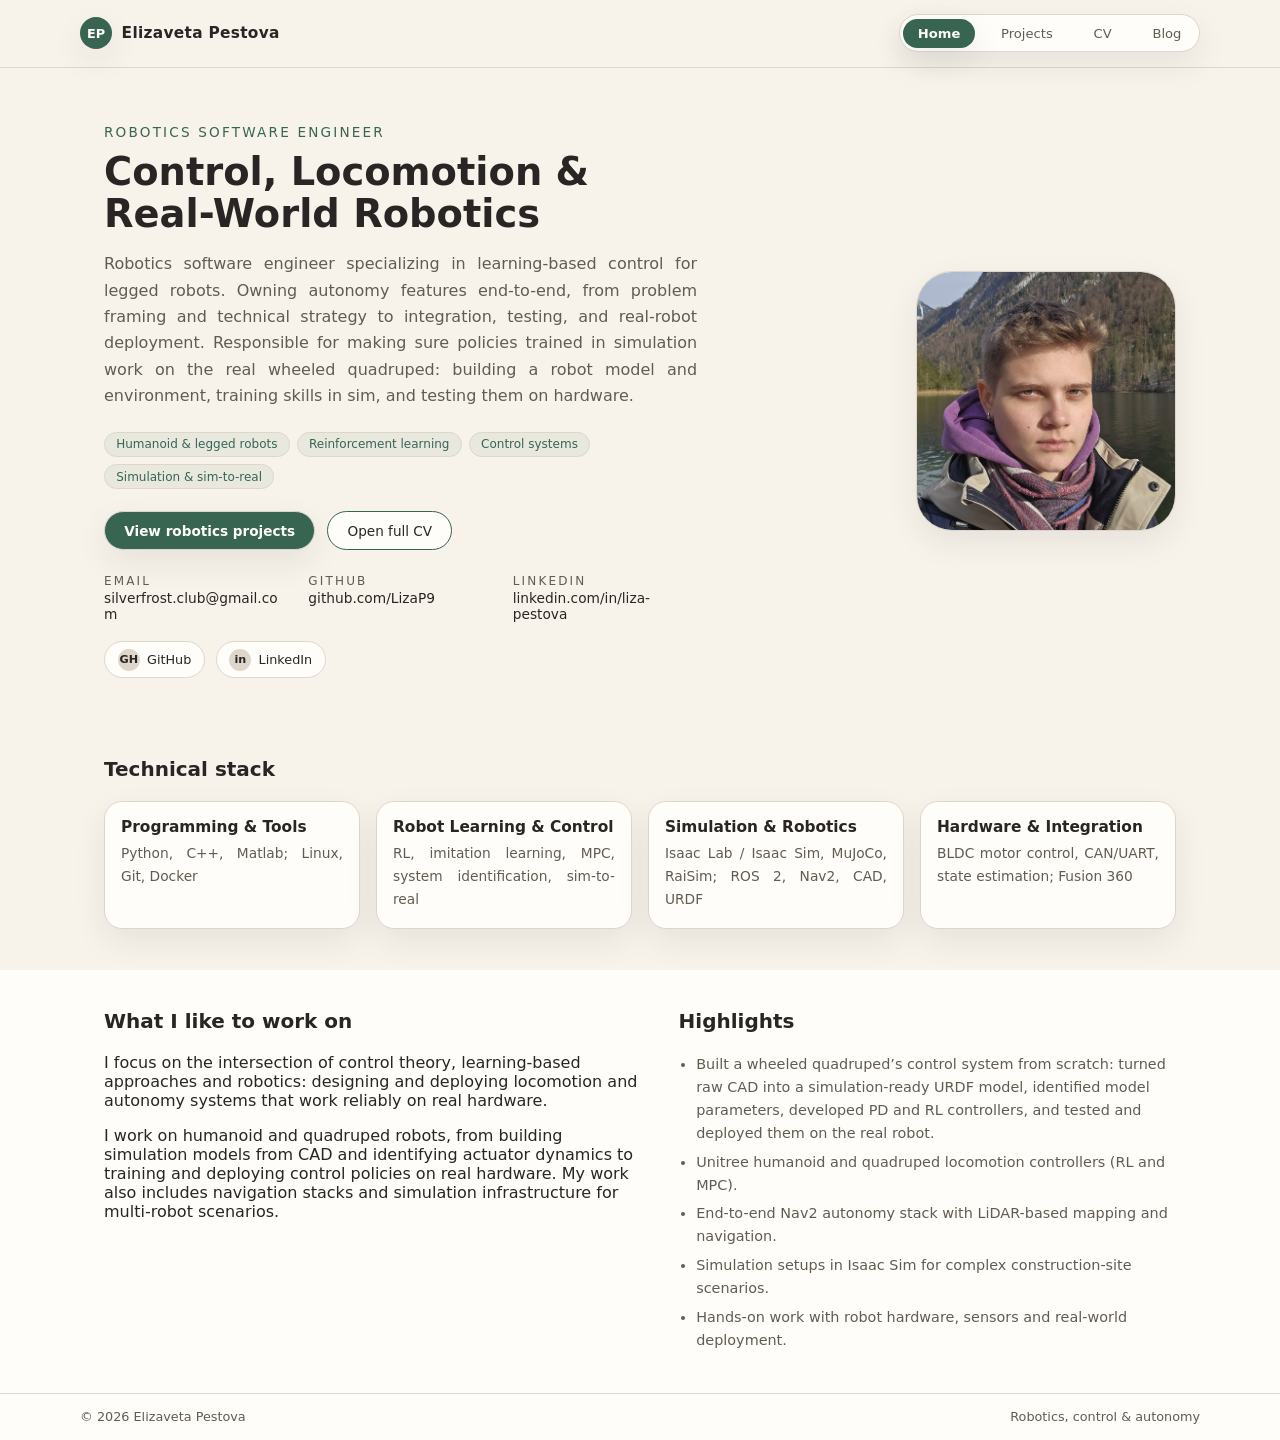
<file: index.html>
<!DOCTYPE html>
<html lang="en">
  <head>
    <meta charset="UTF-8" />
    <meta name="viewport" content="width=device-width, initial-scale=1.0" />
    <title>Elizaveta Pestova | Robotics Software Engineer</title>
    <link rel="stylesheet" href="assets/css/style.css" />
  </head>
  <body>
    <header class="site-header">
      <div class="container header-content">
        <div class="logo">
          <span class="logo-mark">EP</span>
          <span class="logo-text">Elizaveta Pestova</span>
        </div>
        <nav class="main-nav">
          <a href="index.html" class="nav-link active">Home</a>
          <a href="projects.html" class="nav-link">Projects</a>
          <a href="cv.html" class="nav-link">CV</a>
          <a href="blog.html" class="nav-link">Blog</a>
        </nav>
      </div>
    </header>

    <main>
      <section class="hero">
        <div class="container hero-content">
          <div class="hero-text">
            <p class="hero-kicker">Robotics Software Engineer</p>
            <h1>Control, Locomotion &amp; Real-World Robotics</h1>
            <p class="hero-summary">
              Robotics software engineer specializing in learning-based control for legged robots. Owning autonomy features end-to-end, from problem framing and technical strategy to integration, testing, and real-robot deployment. Responsible for making sure policies trained in simulation work on the real wheeled quadruped: building a robot model and environment, training skills in sim, and testing them on hardware.
            </p>
            <div class="hero-meta">
              <div class="hero-tags">
                <span class="tag">Humanoid &amp; legged robots</span>
                <span class="tag">Reinforcement learning</span>
                <span class="tag">Control systems</span>
                <span class="tag">Simulation &amp; sim-to-real</span>
              </div>
            </div>
            <div class="hero-actions">
              <a href="projects.html" class="btn primary">View robotics projects</a>
              <a href="cv.html" class="btn secondary">Open full CV</a>
            </div>
            <div class="hero-contact">
              <div class="contact-item">
                <span class="contact-label">Email</span>
                <a href="mailto:silverfrost.club@gmail.com" class="contact-value">
                  silverfrost.club@gmail.com
                </a>
              </div>
              <div class="contact-item">
                <span class="contact-label">GitHub</span>
                <a
                  href="https://github.com/LizaP9"
                  target="_blank"
                  rel="noopener noreferrer"
                  class="contact-value"
                >
                  github.com/LizaP9
                </a>
              </div>
              <div class="contact-item">
                <span class="contact-label">LinkedIn</span>
                <a
                  href="https://www.linkedin.com/in/liza-pestova"
                  target="_blank"
                  rel="noopener noreferrer"
                  class="contact-value"
                >
                  linkedin.com/in/liza-pestova
                </a>
              </div>
            </div>
            <div class="social-links">
              <a
                href="https://github.com/LizaP9"
                target="_blank"
                rel="noopener noreferrer"
                class="icon-link"
                aria-label="GitHub"
              >
                <span class="icon-circle">GH</span>
                <span class="icon-text">GitHub</span>
              </a>
              <a
                href="https://www.linkedin.com/in/liza-pestova"
                target="_blank"
                rel="noopener noreferrer"
                class="icon-link"
                aria-label="LinkedIn"
              >
                <span class="icon-circle">in</span>
                <span class="icon-text">LinkedIn</span>
              </a>
            </div>
          </div>
          <div class="hero-photo-wrapper">
            <div class="hero-photo-placeholder">
              <img src="assets/photo 2.jpg" alt="Elizaveta Pestova" class="hero-photo" />
            </div>
          </div>
        </div>
      </section>

      <section class="section" id="stack">
        <div class="container">
          <h2 class="section-title">Technical stack</h2>
          <div class="stack-grid">
            <div class="stack-card">
              <h3>Programming &amp; Tools</h3>
              <p>Python, C++, Matlab; Linux, Git, Docker</p>
            </div>
            <div class="stack-card">
              <h3>Robot Learning &amp; Control</h3>
              <p>RL, imitation learning, MPC, system identification, sim-to-real</p>
            </div>
            <div class="stack-card">
              <h3>Simulation &amp; Robotics</h3>
              <p>Isaac Lab / Isaac Sim, MuJoCo, RaiSim; ROS 2, Nav2, CAD, URDF</p>
            </div>
            <div class="stack-card">
              <h3>Hardware &amp; Integration</h3>
              <p>BLDC motor control, CAN/UART, state estimation; Fusion 360</p>
            </div>
          </div>
        </div>
      </section>

      <section class="section section-muted">
        <div class="container two-column">
          <div>
            <h2 class="section-title">What I like to work on</h2>
            <p>
              I focus on the intersection of control theory, learning-based approaches and robotics: designing and deploying locomotion and autonomy systems that work reliably on real hardware.
            </p>
            <p>
              I work on humanoid and quadruped robots, from building simulation models from CAD and identifying actuator dynamics to training and deploying control policies on real hardware. My work also includes navigation stacks and simulation infrastructure for multi-robot scenarios.
            </p>
          </div>
          <div>
            <h2 class="section-title">Highlights</h2>
            <ul class="highlights-list">
              <li>Built a wheeled quadruped’s control system from scratch: turned raw CAD into a simulation-ready URDF model, identified model parameters, developed PD and RL controllers, and tested and deployed them on the real robot.</li>
              <li>Unitree humanoid and quadruped locomotion controllers (RL and MPC).</li>
              <li>End-to-end Nav2 autonomy stack with LiDAR-based mapping and navigation.</li>
              <li>Simulation setups in Isaac Sim for complex construction-site scenarios.</li>
              <li>Hands-on work with robot hardware, sensors and real-world deployment.</li>
            </ul>
          </div>
        </div>
      </section>
    </main>

    <footer class="site-footer">
      <div class="container footer-content">
        <span>&copy; <span id="year"></span> Elizaveta Pestova</span>
        <span class="footer-note">Robotics, control &amp; autonomy</span>
      </div>
    </footer>

    <script>
      const yearEl = document.getElementById("year");
      if (yearEl) {
        yearEl.textContent = new Date().getFullYear();
      }
    </script>
  </body>
</html>
</file>
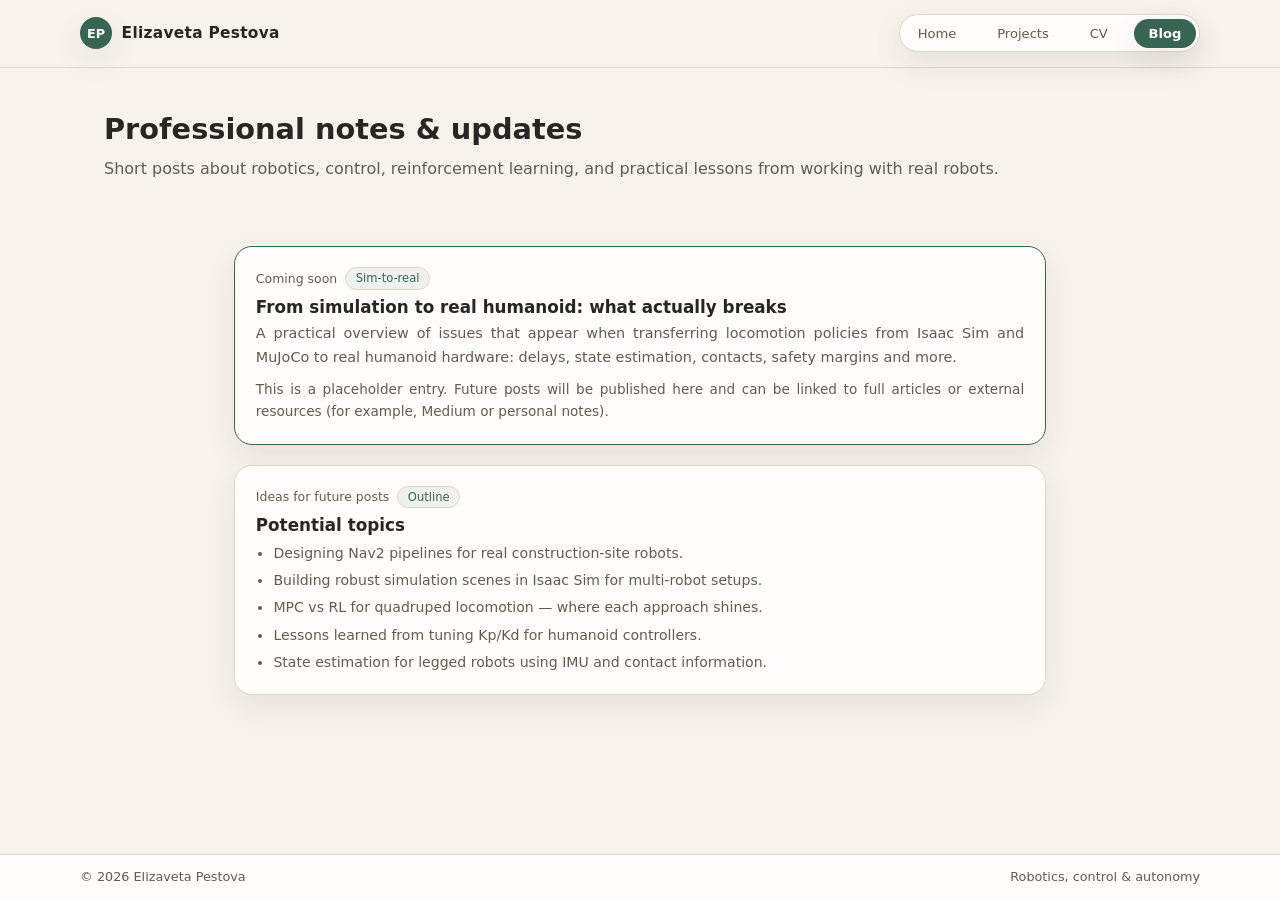
<file: blog.html>
<!DOCTYPE html>
<html lang="en">
  <head>
    <meta charset="UTF-8" />
    <meta name="viewport" content="width=device-width, initial-scale=1.0" />
    <title>Blog | Elizaveta Pestova</title>
    <link rel="stylesheet" href="assets/css/style.css" />
  </head>
  <body>
    <header class="site-header">
      <div class="container header-content">
        <div class="logo">
          <span class="logo-mark">EP</span>
          <span class="logo-text">Elizaveta Pestova</span>
        </div>
        <nav class="main-nav">
          <a href="index.html" class="nav-link">Home</a>
          <a href="projects.html" class="nav-link">Projects</a>
          <a href="cv.html" class="nav-link">CV</a>
          <a href="blog.html" class="nav-link active">Blog</a>
        </nav>
      </div>
    </header>

    <main>
      <section class="page-hero">
        <div class="container">
          <h1>Professional notes &amp; updates</h1>
          <p class="page-hero-subtitle">
            Short posts about robotics, control, reinforcement learning, and practical lessons from
            working with real robots.
          </p>
        </div>
      </section>

      <section class="section">
        <div class="container blog-list">
          <article class="blog-card blog-card-featured">
            <div class="blog-meta">
              <span class="blog-date">Coming soon</span>
              <span class="blog-tag">Sim-to-real</span>
            </div>
            <h2 class="blog-title">From simulation to real humanoid: what actually breaks</h2>
            <p class="blog-excerpt">
              A practical overview of issues that appear when transferring locomotion policies from
              Isaac Sim and MuJoCo to real humanoid hardware: delays, state estimation, contacts,
              safety margins and more.
            </p>
            <p class="blog-note">
              This is a placeholder entry. Future posts will be published here and can be linked to
              full articles or external resources (for example, Medium or personal notes).
            </p>
          </article>

          <article class="blog-card">
            <div class="blog-meta">
              <span class="blog-date">Ideas for future posts</span>
              <span class="blog-tag">Outline</span>
            </div>
            <h2 class="blog-title">Potential topics</h2>
            <ul class="blog-topics">
              <li>Designing Nav2 pipelines for real construction-site robots.</li>
              <li>Building robust simulation scenes in Isaac Sim for multi-robot setups.</li>
              <li>MPC vs RL for quadruped locomotion — where each approach shines.</li>
              <li>Lessons learned from tuning Kp/Kd for humanoid controllers.</li>
              <li>State estimation for legged robots using IMU and contact information.</li>
            </ul>
          </article>
        </div>
      </section>
    </main>

    <footer class="site-footer">
      <div class="container footer-content">
        <span>&copy; <span id="year"></span> Elizaveta Pestova</span>
        <span class="footer-note">Robotics, control &amp; autonomy</span>
      </div>
    </footer>

    <script>
      const yearEl = document.getElementById("year");
      if (yearEl) {
        yearEl.textContent = new Date().getFullYear();
      }
    </script>
  </body>
</html>
</file>
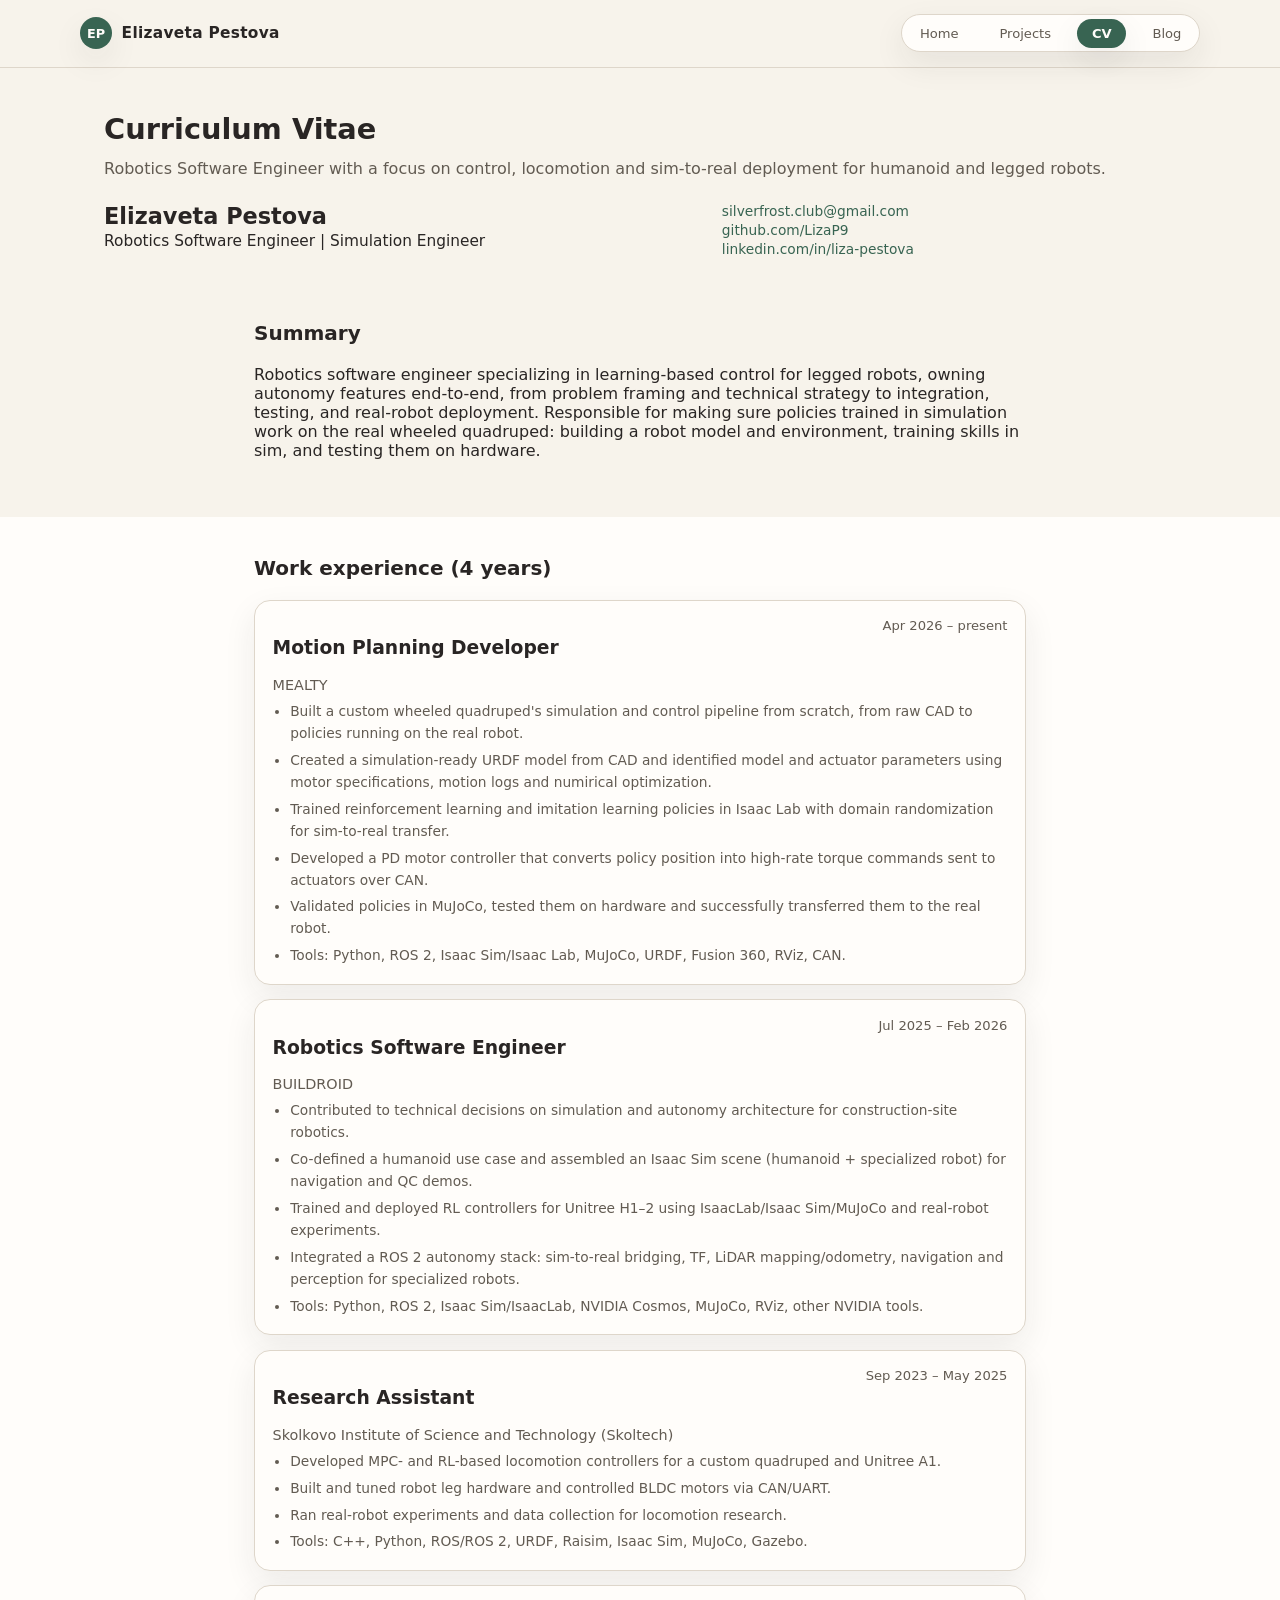
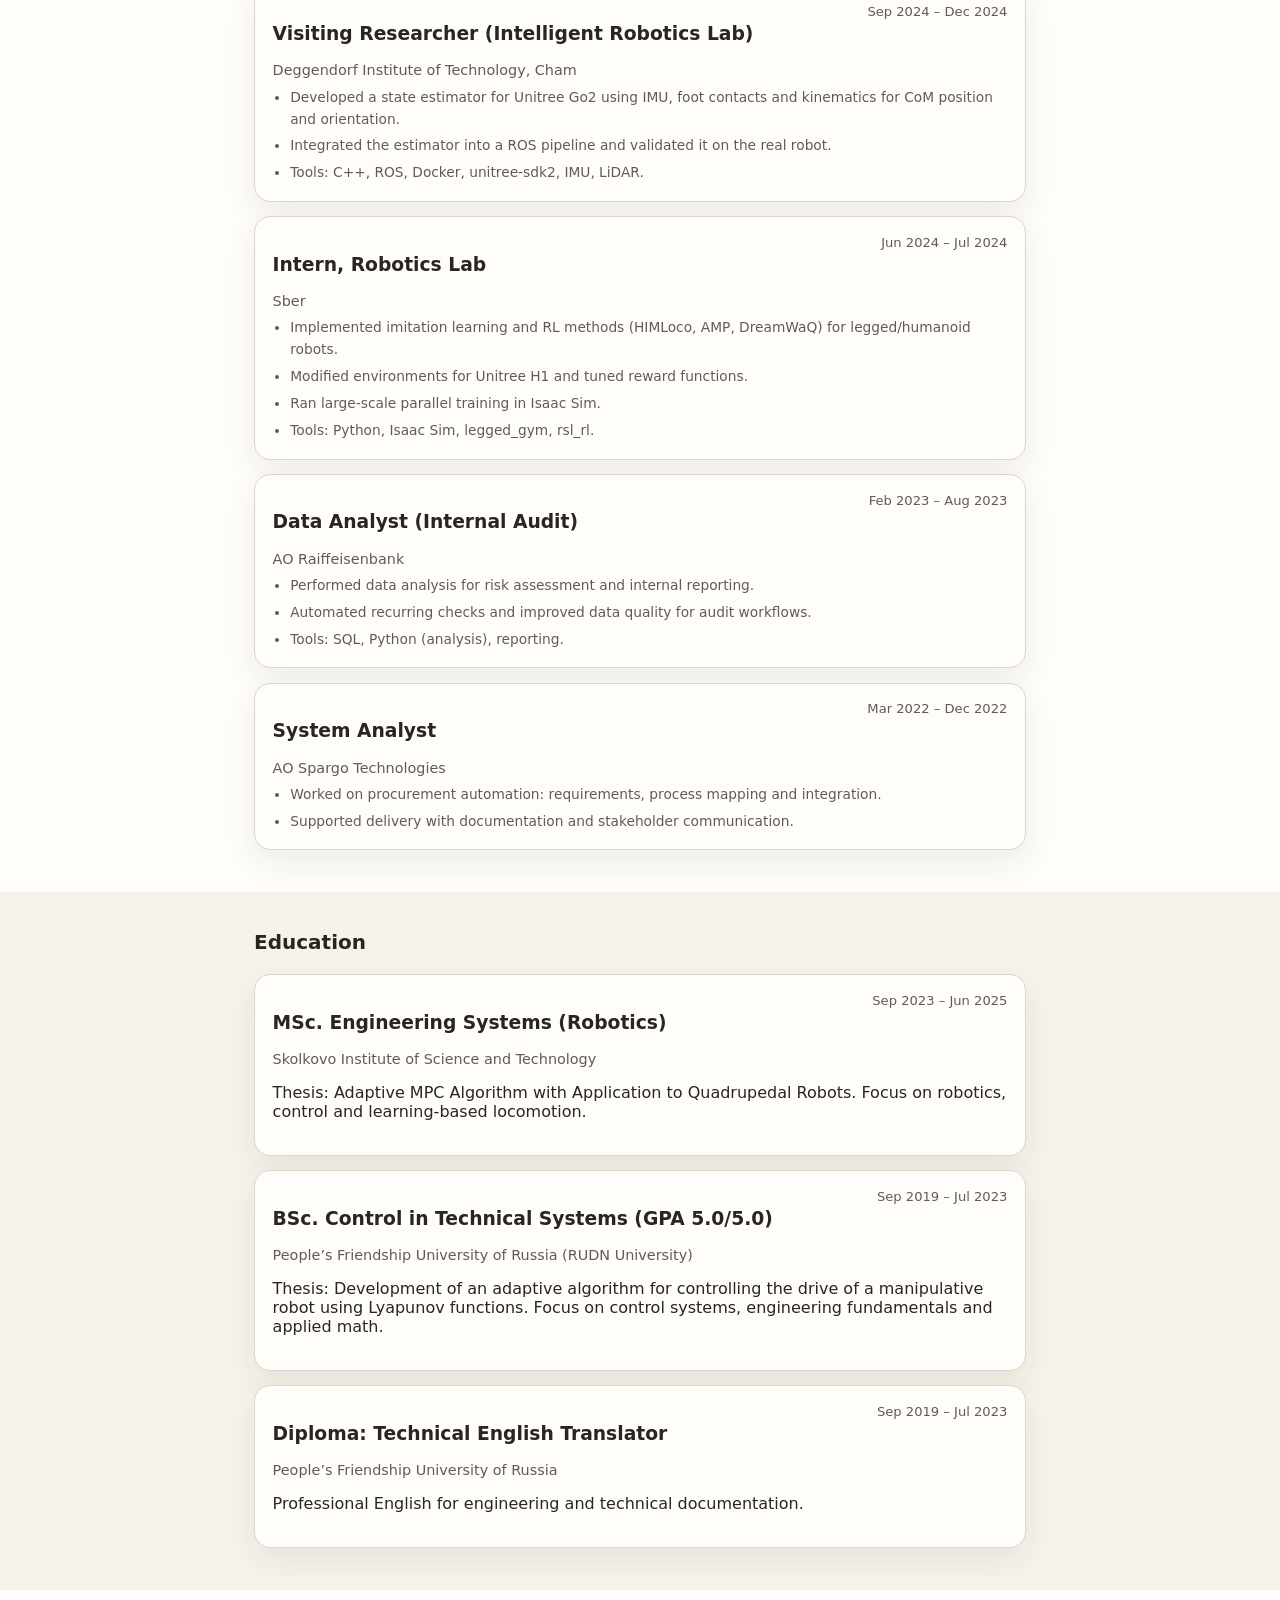
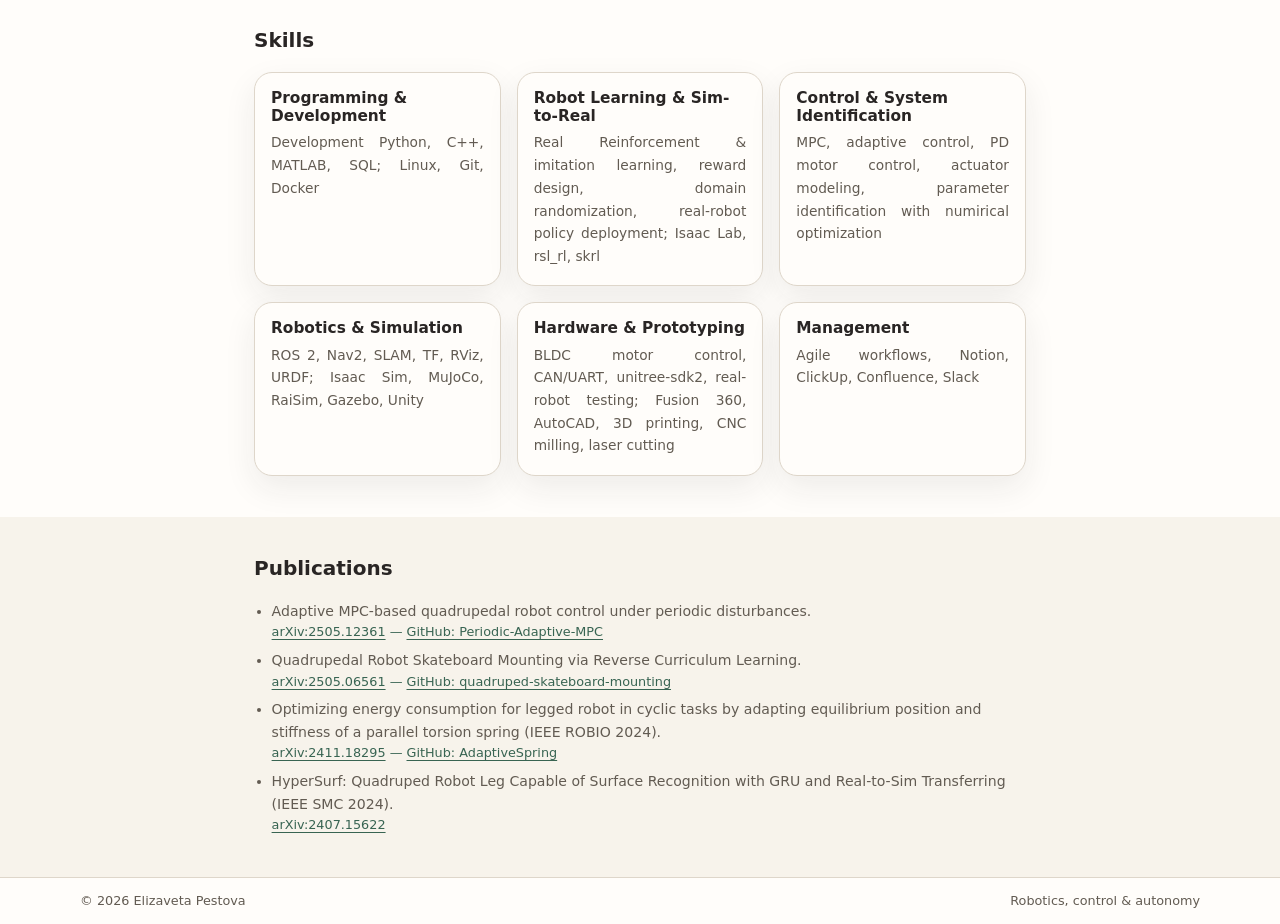
<file: cv.html>
<!DOCTYPE html>
<html lang="en">
  <head>
    <meta charset="UTF-8" />
    <meta name="viewport" content="width=device-width, initial-scale=1.0" />
    <title>CV | Elizaveta Pestova</title>
    <link rel="stylesheet" href="assets/css/style.css" />
  </head>
  <body>
    <header class="site-header">
      <div class="container header-content">
        <div class="logo">
          <span class="logo-mark">EP</span>
          <span class="logo-text">Elizaveta Pestova</span>
        </div>
        <nav class="main-nav">
          <a href="index.html" class="nav-link">Home</a>
          <a href="projects.html" class="nav-link">Projects</a>
          <a href="cv.html" class="nav-link active">CV</a>
          <a href="blog.html" class="nav-link">Blog</a>
        </nav>
      </div>
    </header>

    <main>
      <section class="page-hero">
        <div class="container">
          <h1>Curriculum Vitae</h1>
          <p class="page-hero-subtitle">
            Robotics Software Engineer with a focus on control, locomotion and sim-to-real deployment
            for humanoid and legged robots.
          </p>
          <div class="cv-header-grid">
            <div>
              <div class="cv-name">Elizaveta Pestova</div>
              <div class="cv-role">Robotics Software Engineer | Simulation Engineer</div>
            </div>
            <div class="cv-contact">
              <a href="mailto:silverfrost.club@gmail.com">silverfrost.club@gmail.com</a>
              <a href="https://github.com/LizaP9" target="_blank" rel="noopener noreferrer">
                github.com/LizaP9
              </a>
              <a
                href="https://www.linkedin.com/in/liza-pestova"
                target="_blank"
                rel="noopener noreferrer"
              >
                linkedin.com/in/liza-pestova
              </a>
            </div>
          </div>
        </div>
      </section>

      <section class="section">
        <div class="container cv-section">
          <h2 class="section-title">Summary</h2>
          <p>
            Robotics software engineer specializing in learning-based control for legged robots, owning autonomy features end-to-end, from problem framing and technical strategy to integration, testing, and real-robot deployment.
            Responsible for making sure policies trained in simulation work on the real wheeled quadruped: building a robot model and environment, training skills in sim, and testing them on hardware.
          </p>
        </div>
      </section>

      <section class="section section-muted">
        <div class="container cv-section">
          <h2 class="section-title">Work experience (4 years)</h2>

          <article class="cv-entry">
            <header class="cv-entry-header">
              <div>
                <h3>Motion Planning Developer</h3>
                <div class="cv-entry-company">MEALTY</div>
              </div>
              <div class="cv-entry-meta">
                <div>Apr 2026 – present</div>
              </div>
            </header>
            <ul>
              <li>
                Built a custom wheeled quadruped's simulation and control pipeline
                from scratch, from raw CAD to policies running on the real robot.
              </li>
              <li>
                Created a simulation-ready URDF model from CAD and identified model
                and actuator parameters using motor specifications, motion logs
                and numirical optimization.
              </li>
              <li>
                Trained reinforcement learning and imitation learning policies
                in Isaac Lab with domain randomization for sim-to-real transfer.
              </li>
              <li>
                Developed a PD motor controller that converts policy position into high-rate torque commands sent to actuators over CAN.
              </li>
              <li>
                Validated policies in MuJoCo, tested them on hardware and
                successfully transferred them to the real robot.
              </li>
              <li>
                Tools: Python, ROS 2, Isaac Sim/Isaac Lab, MuJoCo, URDF, Fusion 360, RViz, CAN.
              </li>
            </ul>
          </article>

          <article class="cv-entry">
            <header class="cv-entry-header">
              <div>
                <h3>Robotics Software Engineer</h3>
                <div class="cv-entry-company">BUILDROID</div>
              </div>
              <div class="cv-entry-meta">
                <div>Jul 2025 – Feb 2026</div>
              </div>
            </header>
            <ul>
              <li>
                Contributed to technical decisions on simulation and autonomy architecture for
                construction-site robotics.
              </li>
              <li>
                Co-defined a humanoid use case and assembled an Isaac Sim scene (humanoid +
                specialized robot) for navigation and QC demos.
              </li>
              <li>
                Trained and deployed RL controllers for Unitree H1–2 using IsaacLab/Isaac Sim/MuJoCo
                and real-robot experiments.
              </li>
              <li>
                Integrated a ROS 2 autonomy stack: sim-to-real bridging, TF, LiDAR mapping/odometry,
                navigation and perception for specialized robots.
              </li>
              <li>Tools: Python, ROS 2, Isaac Sim/IsaacLab, NVIDIA Cosmos, MuJoCo, RViz, other NVIDIA tools.</li>
            </ul>
          </article>

          <article class="cv-entry">
            <header class="cv-entry-header">
              <div>
                <h3>Research Assistant</h3>
                <div class="cv-entry-company">
                  Skolkovo Institute of Science and Technology (Skoltech)
                </div>
              </div>
              <div class="cv-entry-meta">
                <div>Sep 2023 – May 2025</div>
              </div>
            </header>
            <ul>
              <li>Developed MPC- and RL-based locomotion controllers for a custom quadruped and Unitree A1.</li>
              <li>Built and tuned robot leg hardware and controlled BLDC motors via CAN/UART.</li>
              <li>Ran real-robot experiments and data collection for locomotion research.</li>
              <li>Tools: C++, Python, ROS/ROS 2, URDF, Raisim, Isaac Sim, MuJoCo, Gazebo.</li>
            </ul>
          </article>

          <article class="cv-entry">
            <header class="cv-entry-header">
              <div>
                <h3>Visiting Researcher (Intelligent Robotics Lab)</h3>
                <div class="cv-entry-company">Deggendorf Institute of Technology, Cham</div>
              </div>
              <div class="cv-entry-meta">
                <div>Sep 2024 – Dec 2024</div>
              </div>
            </header>
            <ul>
              <li>
                Developed a state estimator for Unitree Go2 using IMU, foot contacts and kinematics
                for CoM position and orientation.
              </li>
              <li>Integrated the estimator into a ROS pipeline and validated it on the real robot.</li>
              <li>Tools: C++, ROS, Docker, unitree-sdk2, IMU, LiDAR.</li>
            </ul>
          </article>

          <article class="cv-entry">
            <header class="cv-entry-header">
              <div>
                <h3>Intern, Robotics Lab</h3>
                <div class="cv-entry-company">Sber</div>
              </div>
              <div class="cv-entry-meta">
                <div>Jun 2024 – Jul 2024</div>
              </div>
            </header>
            <ul>
              <li>
                Implemented imitation learning and RL methods (HIMLoco, AMP, DreamWaQ) for
                legged/humanoid robots.
              </li>
              <li>Modified environments for Unitree H1 and tuned reward functions.</li>
              <li>Ran large-scale parallel training in Isaac Sim.</li>
              <li>Tools: Python, Isaac Sim, legged_gym, rsl_rl.</li>
            </ul>
          </article>

          <article class="cv-entry">
            <header class="cv-entry-header">
              <div>
                <h3>Data Analyst (Internal Audit)</h3>
                <div class="cv-entry-company">AO Raiffeisenbank</div>
              </div>
              <div class="cv-entry-meta">
                <div>Feb 2023 – Aug 2023</div>
              </div>
            </header>
            <ul>
              <li>Performed data analysis for risk assessment and internal reporting.</li>
              <li>Automated recurring checks and improved data quality for audit workflows.</li>
              <li>Tools: SQL, Python (analysis), reporting.</li>
            </ul>
          </article>

          <article class="cv-entry">
            <header class="cv-entry-header">
              <div>
                <h3>System Analyst</h3>
                <div class="cv-entry-company">AO Spargo Technologies</div>
              </div>
              <div class="cv-entry-meta">
                <div>Mar 2022 – Dec 2022</div>
              </div>
            </header>
            <ul>
              <li>Worked on procurement automation: requirements, process mapping and integration.</li>
              <li>Supported delivery with documentation and stakeholder communication.</li>
            </ul>
          </article>
        </div>
      </section>

      <section class="section">
        <div class="container cv-section">
          <h2 class="section-title">Education</h2>

          <article class="cv-entry">
            <header class="cv-entry-header">
              <div>
                <h3>MSc. Engineering Systems (Robotics)</h3>
                <div class="cv-entry-company">Skolkovo Institute of Science and Technology</div>
              </div>
              <div class="cv-entry-meta">
                <div>Sep 2023 – Jun 2025</div>
              </div>
            </header>
            <p>
              Thesis: Adaptive MPC Algorithm with Application to Quadrupedal Robots. Focus on
              robotics, control and learning-based locomotion.
            </p>
          </article>

          <article class="cv-entry">
            <header class="cv-entry-header">
              <div>
                <h3>BSc. Control in Technical Systems (GPA 5.0/5.0)</h3>
                <div class="cv-entry-company">
                  People’s Friendship University of Russia (RUDN University)
                </div>
              </div>
              <div class="cv-entry-meta">
                <div>Sep 2019 – Jul 2023</div>
              </div>
            </header>
            <p>
              Thesis: Development of an adaptive algorithm for controlling the drive of a manipulative
              robot using Lyapunov functions. Focus on control systems, engineering fundamentals and
              applied math.
            </p>
          </article>

          <article class="cv-entry">
            <header class="cv-entry-header">
              <div>
                <h3>Diploma: Technical English Translator</h3>
                <div class="cv-entry-company">People’s Friendship University of Russia</div>
              </div>
              <div class="cv-entry-meta">
                <div>Sep 2019 – Jul 2023</div>
              </div>
            </header>
            <p>Professional English for engineering and technical documentation.</p>
          </article>
        </div>
      </section>

      <section class="section section-muted">
        <div class="container cv-section">
          <h2 class="section-title">Skills</h2>
          <div class="stack-grid">
            <div class="stack-card">
              <h3>Programming &amp; Development</h3>
              <p>Development	Python, C++, MATLAB, SQL; Linux, Git, Docker</p>
            </div>
            <div class="stack-card">
              <h3>Robot Learning &amp; Sim-to-Real</h3>
              <p>Real	Reinforcement & imitation learning, reward design, domain randomization, real-robot policy deployment; Isaac Lab, rsl_rl, skrl</p>
            </div>
            <div class="stack-card">
              <h3>Control &amp; System Identification</h3>
              <p>MPC, adaptive control, PD motor control, actuator modeling, parameter identification with numirical optimization</p>
            </div>
            <div class="stack-card">
              <h3>Robotics &amp; Simulation</h3>
              <p>ROS 2, Nav2, SLAM, TF, RViz, URDF; Isaac Sim, MuJoCo, RaiSim, Gazebo, Unity</p>
            </div>
            <div class="stack-card">
              <h3>Hardware &amp; Prototyping</h3>
              <p>BLDC motor control, CAN/UART, unitree-sdk2, real-robot testing; Fusion 360, AutoCAD, 3D printing, CNC milling, laser cutting</p>
            </div>
            <div class="stack-card">
              <h3>Management</h3>
              <p>Agile workflows, Notion, ClickUp, Confluence, Slack</p>
            </div>
          </div>
        </div>
      </section>

      <section class="section">
        <div class="container cv-section">
          <h2 class="section-title">Publications</h2>

          <ul class="publications-list">
            <li>
              Adaptive MPC-based quadrupedal robot control under periodic disturbances.
              <span class="pub-meta">
                <a
                  href="https://arxiv.org/abs/2505.12361"
                  target="_blank"
                  rel="noopener noreferrer"
                >arXiv:2505.12361</a>
                —
                <a
                  href="https://github.com/LizaP9/Periodic_Adaptive_MPC"
                  target="_blank"
                  rel="noopener noreferrer"
                >GitHub: Periodic-Adaptive-MPC</a>
              </span>
            </li>

            <li>
              Quadrupedal Robot Skateboard Mounting via Reverse Curriculum Learning.
              <span class="pub-meta">
                <a
                  href="https://arxiv.org/abs/2505.06561"
                  target="_blank"
                  rel="noopener noreferrer"
                >arXiv:2505.06561</a>
                —
                <a
                  href="https://github.com/dancher00/quadruped-skateboard-mounting"
                  target="_blank"
                  rel="noopener noreferrer"
                >GitHub: quadruped-skateboard-mounting</a>
              </span>
            </li>

            <li>
              Optimizing energy consumption for legged robot in cyclic tasks by adapting
              equilibrium position and stiffness of a parallel torsion spring
              (IEEE ROBIO 2024).
              <span class="pub-meta">
                <a
                  href="https://arxiv.org/abs/2411.18295"
                  target="_blank"
                  rel="noopener noreferrer"
                >arXiv:2411.18295</a>
                —
                <a
                  href="https://github.com/dancher00/AdaptiveSpring"
                  target="_blank"
                  rel="noopener noreferrer"
                >GitHub: AdaptiveSpring</a>
              </span>
            </li>

            <li>
              HyperSurf: Quadruped Robot Leg Capable of Surface Recognition with GRU
              and Real-to-Sim Transferring (IEEE SMC 2024).
              <span class="pub-meta">
                <a
                  href="https://arxiv.org/abs/2407.15622"
                  target="_blank"
                  rel="noopener noreferrer"
                >arXiv:2407.15622</a>
              </span>
            </li>
          </ul>
        </div>
      </section>
    </main>

    <footer class="site-footer">
      <div class="container footer-content">
        <span>&copy; <span id="year"></span> Elizaveta Pestova</span>
        <span class="footer-note">Robotics, control &amp; autonomy</span>
      </div>
    </footer>

    <script>
      const yearEl = document.getElementById("year");
      if (yearEl) {
        yearEl.textContent = new Date().getFullYear();
      }
    </script>
  </body>
</html>
</file>
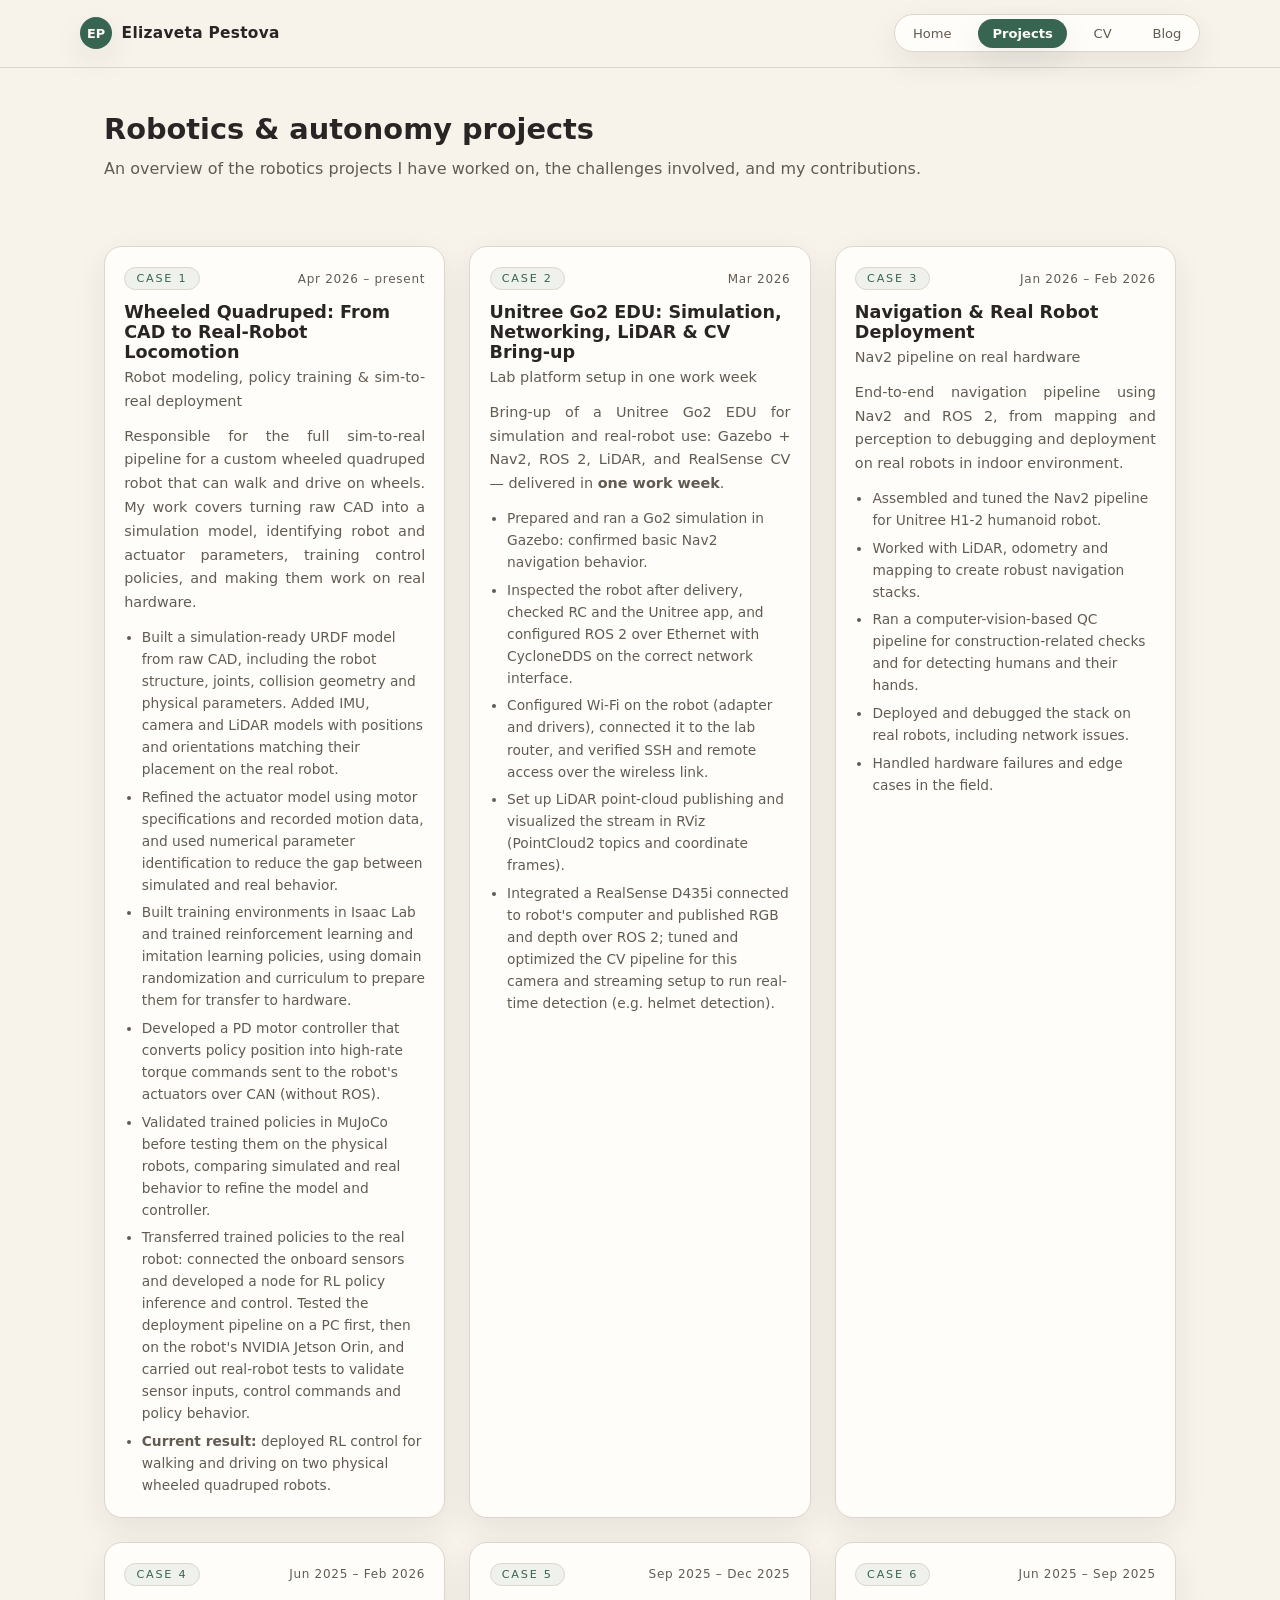
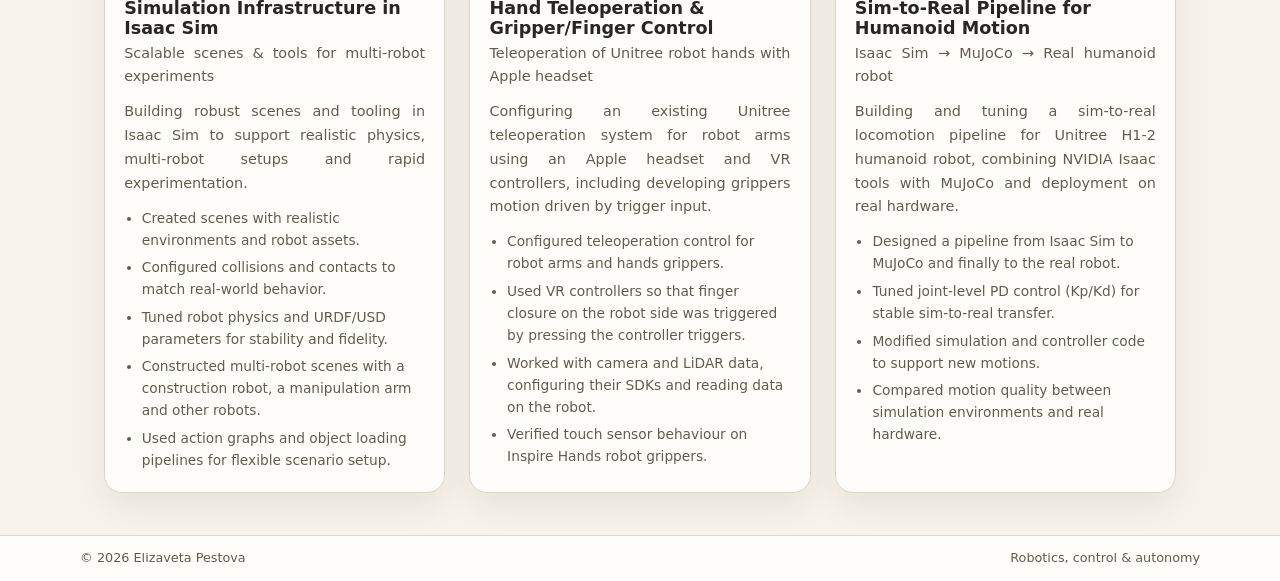
<file: projects.html>
<!DOCTYPE html>
<html lang="en">
  <head>
    <meta charset="UTF-8" />
    <meta name="viewport" content="width=device-width, initial-scale=1.0" />
    <title>Projects | Elizaveta Pestova</title>
    <link rel="stylesheet" href="assets/css/style.css" />
  </head>
  <body>
    <header class="site-header">
      <div class="container header-content">
        <div class="logo">
          <span class="logo-mark">EP</span>
          <span class="logo-text">Elizaveta Pestova</span>
        </div>
        <nav class="main-nav">
          <a href="index.html" class="nav-link">Home</a>
          <a href="projects.html" class="nav-link active">Projects</a>
          <a href="cv.html" class="nav-link">CV</a>
          <a href="blog.html" class="nav-link">Blog</a>
        </nav>
      </div>
    </header>

    <main>
      <section class="page-hero">
        <div class="container">
          <h1>Robotics &amp; autonomy projects</h1>
          <p class="page-hero-subtitle">
            An overview of the robotics projects I have worked on,
            the challenges involved, and my contributions.
          </p>
        </div>
      </section>

      <section class="section">
        <div class="container projects-grid">
          <article class="project-card">
            <div class="project-case-row">
              <div class="project-tag">Case 1</div>
              <p class="project-date">Apr 2026 – present</p>
            </div>

            <h2 class="project-title">
              Wheeled Quadruped: From CAD to Real-Robot Locomotion
            </h2>

            <p class="project-subtitle">
              Robot modeling, policy training &amp; sim-to-real deployment
            </p>

            <p>
              Responsible for the full sim-to-real pipeline for a custom
              wheeled quadruped robot that can walk and drive
              on wheels. My work covers turning raw CAD into a simulation
              model, identifying robot and actuator parameters, training
              control policies, and making them work on real hardware.
            </p>

            <ul class="project-points">
              <li>
                Built a simulation-ready URDF model from raw CAD, including the robot
                structure, joints, collision geometry and physical parameters.
                Added IMU, camera and LiDAR models with positions and orientations
                matching their placement on the real robot.
              </li>
              <li>
                Refined the actuator model using motor specifications and
                recorded motion data, and used numerical parameter identification to reduce the gap
                between simulated and real behavior.
              </li>
              <li>
                Built training environments in Isaac Lab and trained
                reinforcement learning and imitation learning policies,
                using domain randomization and curriculum to prepare them for transfer
                to hardware.
              </li>
              <li>
                Developed a PD motor controller that converts policy
                position into high-rate torque commands sent
                to the robot's actuators over CAN (without ROS).
              </li>
              <li>
                Validated trained policies in MuJoCo before testing them
                on the physical robots, comparing simulated and real
                behavior to refine the model and controller.
              </li>
              <li>
                Transferred trained policies to the real robot: connected the onboard
                sensors and developed a node for RL policy inference and control.
                Tested the deployment pipeline on a PC first, then on the robot's
                NVIDIA Jetson Orin, and carried out real-robot tests to validate
                sensor inputs, control commands and policy behavior.
              </li>
              <li>
                <strong>Current result:</strong> deployed RL control for
                walking and driving on two physical wheeled
                quadruped robots.
              </li>
            </ul>
          </article>

          <article class="project-card">
            <div class="project-case-row">
              <div class="project-tag">Case 2</div>
              <p class="project-date">Mar 2026</p>
            </div>
            <h2 class="project-title">
              Unitree Go2 EDU: Simulation, Networking, LiDAR &amp; CV Bring-up
            </h2>
            <p class="project-subtitle">Lab platform setup in one work week</p>
            <p>
              Bring-up of a Unitree Go2 EDU for simulation and real-robot use:
              Gazebo + Nav2, ROS 2, LiDAR, and RealSense CV — delivered in
              <strong>one work week</strong>.
            </p>
            <ul class="project-points">
              <li>
                Prepared and ran a Go2 simulation in Gazebo: confirmed
                basic Nav2 navigation behavior.
              </li>
              <li>
                Inspected the robot after delivery, checked RC and the
                Unitree app, and configured ROS 2 over Ethernet with
                CycloneDDS on the correct network interface.
              </li>
              <li>
                Configured Wi-Fi on the robot (adapter and drivers),
                connected it to the lab router, and verified SSH and
                remote access over the wireless link.
              </li>
              <li>
                Set up LiDAR point-cloud publishing and visualized the
                stream in RViz (PointCloud2 topics and coordinate frames).
              </li>
              <li>
                Integrated a RealSense D435i connected to robot's computer
                and published RGB and depth over ROS 2; tuned and optimized
                the CV pipeline for this camera and streaming setup to run
                real-time detection (e.g. helmet detection).
              </li>
            </ul>
          </article>

          <article class="project-card">
            <div class="project-case-row">
              <div class="project-tag">Case 3</div>
              <p class="project-date">Jan 2026 – Feb 2026</p>
            </div>
            <h2 class="project-title">
              Navigation &amp; Real Robot Deployment
            </h2>
            <p class="project-subtitle">Nav2 pipeline on real hardware</p>
            <p>
              End-to-end navigation pipeline using Nav2 and ROS 2, from
              mapping and perception to debugging and deployment on real
              robots in indoor environment.
            </p>
            <ul class="project-points">
              <li>
                Assembled and tuned the Nav2 pipeline for Unitree H1-2
                humanoid robot.
              </li>
              <li>
                Worked with LiDAR, odometry and mapping to create robust
                navigation stacks.
              </li>
              <li>
                Ran a computer-vision-based QC pipeline for
                construction-related checks and for detecting humans
                and their hands.
              </li>
              <li>
                Deployed and debugged the stack on real robots, including
                network issues.
              </li>
              <li>
                Handled hardware failures and edge cases in the field.
              </li>
            </ul>
          </article>

          <article class="project-card">
            <div class="project-case-row">
              <div class="project-tag">Case 4</div>
              <p class="project-date">Jun 2025 – Feb 2026</p>
            </div>
            <h2 class="project-title">
              Simulation Infrastructure in Isaac Sim
            </h2>
            <p class="project-subtitle">
              Scalable scenes &amp; tools for multi-robot experiments
            </p>
            <p>
              Building robust scenes and tooling in Isaac Sim to support
              realistic physics, multi-robot setups and rapid experimentation.
            </p>
            <ul class="project-points">
              <li>
                Created scenes with realistic environments and robot assets.
              </li>
              <li>
                Configured collisions and contacts to match real-world behavior.
              </li>
              <li>
                Tuned robot physics and URDF/USD parameters for stability
                and fidelity.
              </li>
              <li>
                Constructed multi-robot scenes with a construction robot,
                a manipulation arm and other robots.
              </li>
              <li>
                Used action graphs and object loading pipelines for
                flexible scenario setup.
              </li>
            </ul>
          </article>

          <article class="project-card">
            <div class="project-case-row">
              <div class="project-tag">Case 5</div>
              <p class="project-date">Sep 2025 – Dec 2025</p>
            </div>
            <h2 class="project-title">
              Hand Teleoperation &amp; Gripper/Finger Control
            </h2>
            <p class="project-subtitle">
              Teleoperation of Unitree robot hands with Apple headset
            </p>
            <p>
              Configuring an existing Unitree teleoperation system for
              robot arms using an Apple headset and VR controllers,
              including developing grippers motion driven by trigger input.
            </p>
            <ul class="project-points">
              <li>
                Configured teleoperation control for robot arms and
                hands grippers.
              </li>
              <li>
                Used VR controllers so that finger closure on the robot
                side was triggered by pressing the controller triggers.
              </li>
              <li>
                Worked with camera and LiDAR data, configuring their SDKs
                and reading data on the robot.
              </li>
              <li>
                Verified touch sensor behaviour on Inspire Hands robot grippers.
              </li>
            </ul>
          </article>

          <article class="project-card">
            <div class="project-case-row">
              <div class="project-tag">Case 6</div>
              <p class="project-date">Jun 2025 – Sep 2025</p>
            </div>
            <h2 class="project-title">
              Sim-to-Real Pipeline for Humanoid Motion
            </h2>
            <p class="project-subtitle">
              Isaac Sim &rarr; MuJoCo &rarr; Real humanoid robot
            </p>
            <p>
              Building and tuning a sim-to-real locomotion pipeline for
              Unitree H1-2 humanoid robot, combining NVIDIA Isaac tools
              with MuJoCo and deployment on real hardware.
            </p>
            <ul class="project-points">
              <li>
                Designed a pipeline from Isaac Sim to MuJoCo and finally
                to the real robot.
              </li>
              <li>
                Tuned joint-level PD control (Kp/Kd) for stable
                sim-to-real transfer.
              </li>
              <li>
                Modified simulation and controller code to support new motions.
              </li>
              <li>
                Compared motion quality between simulation environments
                and real hardware.
              </li>
            </ul>
          </article>
        </div>
      </section>
    </main>

    <footer class="site-footer">
      <div class="container footer-content">
        <span>&copy; <span id="year"></span> Elizaveta Pestova</span>
        <span class="footer-note">Robotics, control &amp; autonomy</span>
      </div>
    </footer>

    <script>
      const yearEl = document.getElementById("year");
      if (yearEl) {
        yearEl.textContent = new Date().getFullYear();
      }
    </script>
  </body>
</html>
</file>
<file: assets/css/style.css>
:root {
  color-scheme: light;
  --bg: #f7f3eb;
  --bg-elevated: #fffdfa;
  --bg-muted: #f7f3eb;
  --accent: #386452;
  --accent-soft: rgba(56, 100, 82, 0.08);
  --accent-strong: #386452;
  --text: #292524;
  --text-muted: #625b52;
  --border-subtle: #ded6ca;
  --shadow-soft: 0 12px 32px rgba(41, 37, 36, 0.08);
  --radius-lg: 18px;
  --radius-full: 999px;
}
*,
*::before,
*::after {
  box-sizing: border-box;
}
html,
body {
  margin: 0;
  padding: 0;
  font-family: system-ui, -apple-system, BlinkMacSystemFont, "SF Pro Text", sans-serif;
  background: var(--bg);
  color: var(--text);
  -webkit-font-smoothing: antialiased;
}
body {
  min-height: 100vh;
  display: flex;
  flex-direction: column;
}
a {
  color: var(--accent);
  text-decoration: none;
}
a:hover {
  text-decoration: underline;
}
.container {
  width: 100%;
  max-width: 1120px;
  margin: 0 auto;
  padding: 0 1.5rem;
}
.site-header {
  position: sticky;
  top: 0;
  z-index: 20;
  backdrop-filter: blur(20px);
  background: var(--bg);
  border-bottom: 1px solid var(--border-subtle);
}
.header-content {
  display: flex;
  align-items: center;
  justify-content: space-between;
  padding: 0.9rem 0;
}
.logo {
  display: flex;
  align-items: center;
  gap: 0.6rem;
}
.logo-mark {
  width: 32px;
  height: 32px;
  border-radius: var(--radius-full);
  background: var(--accent);
  display: flex;
  align-items: center;
  justify-content: center;
  font-size: 0.8rem;
  font-weight: 700;
  color: var(--bg-elevated);
  box-shadow: var(--shadow-soft);
}
.logo-text {
  font-weight: 600;
  letter-spacing: 0.02em;
  font-size: 0.96rem;
}
.main-nav {
  display: flex;
  gap: 0.75rem;
  padding: 0.2rem;
  border-radius: var(--radius-full);
  background: var(--bg-elevated);
  border: 1px solid var(--border-subtle);
  box-shadow: var(--shadow-soft);
}
.nav-link {
  position: relative;
  padding: 0.45rem 0.9rem;
  border-radius: 999px;
  font-size: 0.82rem;
  color: var(--text-muted);
  text-decoration: none;
  transition: color 0.18s ease, background 0.18s ease, transform 0.18s ease;
}
.nav-link:hover {
  color: var(--text);
  background: var(--accent-soft);
  transform: translateY(-1px);
}
.nav-link.active {
  background: var(--accent);
  color: var(--bg-elevated);
  font-weight: 600;
  box-shadow: var(--shadow-soft);
}
.hero {
  padding: 3.5rem 0 2.5rem;
}
.hero-content {
  display: grid;
  grid-template-columns: minmax(0, 3fr) minmax(0, 2.2fr);
  gap: 2.75rem;
  align-items: center;
}
.hero-kicker {
  font-size: 0.85rem;
  text-transform: uppercase;
  letter-spacing: 0.16em;
  color: var(--accent);
  margin: 0 0 0.7rem;
}
.hero h1 {
  font-size: clamp(2.1rem, 3vw, 2.6rem);
  line-height: 1.1;
  margin: 0 0 1rem;
}
.hero-summary {
  margin: 0 0 1.4rem;
  color: var(--text-muted);
  max-width: 36rem;
}
.hero-meta {
  margin-bottom: 1.4rem;
}
.hero-location {
  font-size: 0.85rem;
  color: var(--text-muted);
  margin-bottom: 0.65rem;
}
.hero-tags {
  display: flex;
  flex-wrap: wrap;
  gap: 0.45rem;
}
.tag {
  padding: 0.28rem 0.7rem;
  border-radius: 999px;
  border: 1px solid var(--border-subtle);
  background: var(--accent-soft);
  font-size: 0.75rem;
  color: var(--accent);
}
.hero-actions {
  display: flex;
  flex-wrap: wrap;
  gap: 0.75rem;
  margin-bottom: 1.5rem;
}
.btn {
  display: inline-flex;
  align-items: center;
  justify-content: center;
  padding: 0.65rem 1.2rem;
  border-radius: 999px;
  font-size: 0.85rem;
  border: 1px solid var(--border-subtle);
  cursor: pointer;
  text-decoration: none;
  transition: transform 0.18s ease, box-shadow 0.18s ease, background 0.18s ease, border-color 0.18s ease;
}
.btn.primary {
  background: var(--accent);
  color: var(--bg-elevated);
  font-weight: 600;
  box-shadow: var(--shadow-soft);
}
.btn.primary:hover {
  transform: translateY(-1px);
  box-shadow: var(--shadow-soft);
}
.btn.secondary {
  background: var(--bg-elevated);
  color: var(--text);
  border-color: var(--accent);
}
.btn.secondary:hover {
  background: var(--accent-soft);
  transform: translateY(-1px);
  box-shadow: var(--shadow-soft);
}
.hero-contact {
  display: grid;
  grid-template-columns: repeat(auto-fit, minmax(180px, 1fr));
  gap: 0.75rem 1.25rem;
  margin-bottom: 1.2rem;
}
.contact-item {
  display: flex;
  flex-direction: column;
  gap: 0.1rem;
}
.contact-label {
  font-size: 0.75rem;
  text-transform: uppercase;
  letter-spacing: 0.18em;
  color: var(--text-muted);
}
.contact-value {
  font-size: 0.86rem;
  color: var(--text);
}
.social-links {
  display: flex;
  flex-wrap: wrap;
  gap: 0.65rem;
}
.icon-link {
  display: inline-flex;
  align-items: center;
  gap: 0.45rem;
  padding: 0.42rem 0.8rem;
  border-radius: 999px;
  background: var(--bg-elevated);
  border: 1px solid var(--border-subtle);
  text-decoration: none;
  font-size: 0.8rem;
  color: var(--text);
  transition: background 0.18s ease, transform 0.18s ease, box-shadow 0.18s ease;
}
.icon-link:hover {
  background: var(--accent-soft);
  transform: translateY(-1px);
  box-shadow: var(--shadow-soft);
}
.icon-circle {
  width: 22px;
  height: 22px;
  border-radius: 999px;
  background: var(--border-subtle);
  display: flex;
  align-items: center;
  justify-content: center;
  font-size: 0.7rem;
  font-weight: 700;
  color: var(--text);
}
.icon-text {
  font-size: 0.8rem;
}
.hero-photo-wrapper {
  display: flex;
  justify-content: flex-end;
}
.hero-photo-placeholder {
  width: 260px;
  height: 260px;
  border-radius: 36px;
  background: var(--bg-elevated);
  border: 1px solid var(--border-subtle);
  box-shadow: var(--shadow-soft);
  display: flex;
  align-items: center;
  justify-content: center;
  overflow: hidden;
  position: relative;
}
.hero-photo-placeholder::before {
  content: "";
  position: absolute;
  inset: 16px;
  border-radius: 28px;
  border: 1px dashed var(--border-subtle);
}
.hero-photo-placeholder span {
  position: relative;
  z-index: 1;
  font-size: 0.9rem;
  color: var(--text-muted);
}
.hero-photo-placeholder img.hero-photo {
  width: 100%;
  height: 100%;
  object-fit: cover;
  border-radius: 32px;
  position: relative;
  z-index: 1;
}
.section {
  padding: 2.4rem 0 2.6rem;
}
.section-muted {
  background: var(--bg-elevated);
}
.section-title {
  font-size: 1.25rem;
  margin: 0 0 1.25rem;
}
.stack-grid {
  display: grid;
  grid-template-columns: repeat(auto-fit, minmax(220px, 1fr));
  gap: 1rem;
}
.stack-card {
  border-radius: 18px;
  padding: 1rem 1rem 1.1rem;
  background: var(--bg-elevated);
  border: 1px solid var(--border-subtle);
  box-shadow: var(--shadow-soft);
}
.stack-card h3 {
  margin: 0 0 0.4rem;
  font-size: 0.96rem;
}
.stack-card p {
  margin: 0;
  font-size: 0.86rem;
  color: var(--text-muted);
}
.two-column {
  display: grid;
  grid-template-columns: minmax(0, 1.2fr) minmax(0, 1.1fr);
  gap: 2rem;
}
.highlights-list {
  padding-left: 1.1rem;
  margin: 0;
  color: var(--text-muted);
  font-size: 0.9rem;
}
.highlights-list li + li {
  margin-top: 0.35rem;
}
.page-hero {
  padding: 2.8rem 0 1.6rem;
}
.page-hero h1 {
  margin: 0 0 0.6rem;
  font-size: 1.8rem;
}
.page-hero-subtitle {
  margin: 0;
  max-width: 40rem;
  color: var(--text-muted);
}
.projects-grid {
  display: grid;
  grid-template-columns: repeat(auto-fit, minmax(260px, 1fr));
  gap: 1.5rem;
}
.project-card {
  border-radius: var(--radius-lg);
  background: var(--bg-elevated);
  border: 1px solid var(--border-subtle);
  padding: 1.25rem 1.2rem 1.3rem;
  box-shadow: var(--shadow-soft);
}
.project-case-row {
  display: flex;
  align-items: center;
  justify-content: space-between;
  gap: 0.75rem;
  margin-bottom: 0.75rem;
}
.project-date {
  font-size: 0.75rem;
  letter-spacing: 0.06em;
  color: var(--text-muted);
  margin: 0;
  text-align: right;
  min-width: 0;
}
.project-tag {
  display: inline-flex;
  align-items: center;
  justify-content: center;
  padding: 0.24rem 0.7rem;
  border-radius: 999px;
  font-size: 0.7rem;
  text-transform: uppercase;
  letter-spacing: 0.16em;
  background: var(--accent-soft);
  color: var(--accent);
  border: 1px solid var(--border-subtle);
  margin: 0;
  flex-shrink: 0;
}
.project-title {
  margin: 0 0 0.25rem;
  font-size: 1.1rem;
}
.project-subtitle {
  margin: 0 0 0.6rem;
  font-size: 0.88rem;
  color: var(--text-muted);
}
.project-card p {
  margin: 0 0 0.7rem;
  font-size: 0.9rem;
  color: var(--text-muted);
}
.project-card .project-case-row .project-date {
  margin-bottom: 0;
  font-size: 0.75rem;
}
.project-points {
  margin: 0;
  padding-left: 1.1rem;
  font-size: 0.86rem;
  color: var(--text-muted);
}
.project-points li + li {
  margin-top: 0.35rem;
}
.cv-header-grid {
  display: grid;
  grid-template-columns: minmax(0, 1.7fr) minmax(0, 1.3fr);
  gap: 1.5rem;
  margin-top: 1.3rem;
}
.cv-name {
  font-size: 1.4rem;
  font-weight: 600;
}
.cv-role {
  font-size: 0.96rem;
  margin-top: 0.15rem;
}
.cv-location {
  font-size: 0.85rem;
  color: var(--text-muted);
  margin-top: 0.4rem;
}
.cv-contact {
  display: flex;
  flex-direction: column;
  gap: 0.18rem;
  font-size: 0.86rem;
}
.cv-section {
  max-width: 820px;
}
.cv-entry {
  padding: 1.1rem 1.1rem 1.1rem;
  border-radius: 16px;
  border: 1px solid var(--border-subtle);
  background: var(--bg-elevated);
  box-shadow: var(--shadow-soft);
}
.cv-entry + .cv-entry {
  margin-top: 0.9rem;
}
.cv-entry-header {
  display: flex;
  justify-content: space-between;
  gap: 1.5rem;
  margin-bottom: 0.45rem;
}
.cv-entry-company {
  font-size: 0.9rem;
  color: var(--text-muted);
}
.cv-entry-meta {
  font-size: 0.82rem;
  color: var(--text-muted);
  white-space: nowrap;
}
.cv-entry ul {
  margin: 0.25rem 0 0;
  padding-left: 1.1rem;
  font-size: 0.86rem;
  color: var(--text-muted);
}
.cv-entry ul li + li {
  margin-top: 0.3rem;
}
.publications-list {
  margin: 0;
  padding-left: 1.1rem;
  font-size: 0.88rem;
  color: var(--text-muted);
}
.publications-list li + li {
  margin-top: 0.4rem;
}
.pub-meta {
  display: block;
  font-size: 0.8rem;
  color: var(--accent);
}
.blog-list {
  display: grid;
  gap: 1.25rem;
  max-width: 860px;
}
.blog-card {
  border-radius: var(--radius-lg);
  background: var(--bg-elevated);
  border: 1px solid var(--border-subtle);
  padding: 1.25rem 1.3rem 1.3rem;
  box-shadow: var(--shadow-soft);
}
.blog-card-featured {
  border-color: var(--accent);
  box-shadow: var(--shadow-soft);
}
.blog-meta {
  display: flex;
  flex-wrap: wrap;
  gap: 0.5rem;
  align-items: center;
  margin-bottom: 0.45rem;
}
.blog-date {
  font-size: 0.78rem;
  color: var(--text-muted);
}
.blog-tag {
  font-size: 0.72rem;
  padding: 0.2rem 0.6rem;
  border-radius: 999px;
  background: var(--accent-soft);
  color: var(--accent);
  border: 1px solid var(--border-subtle);
}
.blog-title {
  margin: 0 0 0.35rem;
  font-size: 1.05rem;
}
.blog-excerpt,
.blog-note {
  margin: 0;
  font-size: 0.9rem;
  color: var(--text-muted);
}
.blog-note {
  margin-top: 0.5rem;
  font-size: 0.85rem;
}
.blog-topics {
  margin: 0.4rem 0 0;
  padding-left: 1.1rem;
  font-size: 0.88rem;
  color: var(--text-muted);
}
.blog-topics li + li {
  margin-top: 0.3rem;
}
.site-footer {
  margin-top: auto;
  border-top: 1px solid var(--border-subtle);
  background: var(--bg-elevated);
}
.footer-content {
  display: flex;
  align-items: center;
  justify-content: space-between;
  padding: 0.9rem 0 1rem;
  font-size: 0.8rem;
  color: var(--text-muted);
}
.footer-note {
  color: var(--text-muted);
}
@media (max-width: 900px) {
  .hero-content {
    grid-template-columns: minmax(0, 1fr);
  }
  .hero-photo-wrapper {
    order: -1;
    justify-content: flex-start;
  }
  .hero-photo-placeholder {
    width: 220px;
    height: 220px;
  }
  .cv-header-grid {
    grid-template-columns: minmax(0, 1fr);
  }
  .two-column {
    grid-template-columns: minmax(0, 1fr);
  }
}
@media (max-width: 720px) {
  .header-content {
    flex-direction: row;
    align-items: center;
    gap: 0.75rem;
  }
  .main-nav {
    gap: 0.2rem;
  }
  .nav-link {
    padding: 0.38rem 0.7rem;
    font-size: 0.78rem;
  }
  .hero {
    padding-top: 2.6rem;
  }
  .footer-content {
    flex-direction: column;
    gap: 0.25rem;
    text-align: center;
  }
}
@media (max-width: 480px) {
  .hero-actions {
    flex-direction: column;
  }
  .hero-contact {
    grid-template-columns: minmax(0, 1fr);
  }
  .site-header {
    position: static;
  }
}


/* Читаемость абзацев: ровные левый и правый края. */
.hero-summary,
.page-hero-subtitle,
.stack-card p,
.project-subtitle,
.project-card p:not(.project-date),
.blog-excerpt,
.blog-note {
  text-align: justify;
  text-align-last: left;
  text-justify: inter-word;
  hyphens: auto;
  overflow-wrap: break-word;
  line-height: 1.65;
}

/* Описание занимает всю ширину своей колонки. */
.hero-summary,
.page-hero-subtitle {
  max-width: none;
}

/* Длинные ссылки и слова не растягивают колонки. */
.hero-content > *,
.two-column > *,
.cv-header-grid > *,
.stack-card,
.project-card,
.blog-card,
.cv-entry {
  min-width: 0;
  overflow-wrap: break-word;
}

.contact-value {
  overflow-wrap: anywhere;
}

.highlights-list,
.project-points,
.cv-entry ul,
.publications-list,
.blog-topics {
  line-height: 1.6;
}

a:focus-visible,
button:focus-visible {
  outline: 2px solid var(--accent);
  outline-offset: 4px;
}

/* В узких колонках выравнивание слева избегает больших пробелов. */
@media (max-width: 600px) {
  .hero-summary,
  .page-hero-subtitle,
  .stack-card p,
  .project-subtitle,
  .project-card p:not(.project-date),
  .blog-excerpt,
  .blog-note {
    text-align: left;
  }
}


.pub-meta a {
  text-decoration: underline;
  text-underline-offset: 3px;
  overflow-wrap: anywhere;
}

.pub-meta a:hover {
  text-decoration-thickness: 2px;
}
</file>
